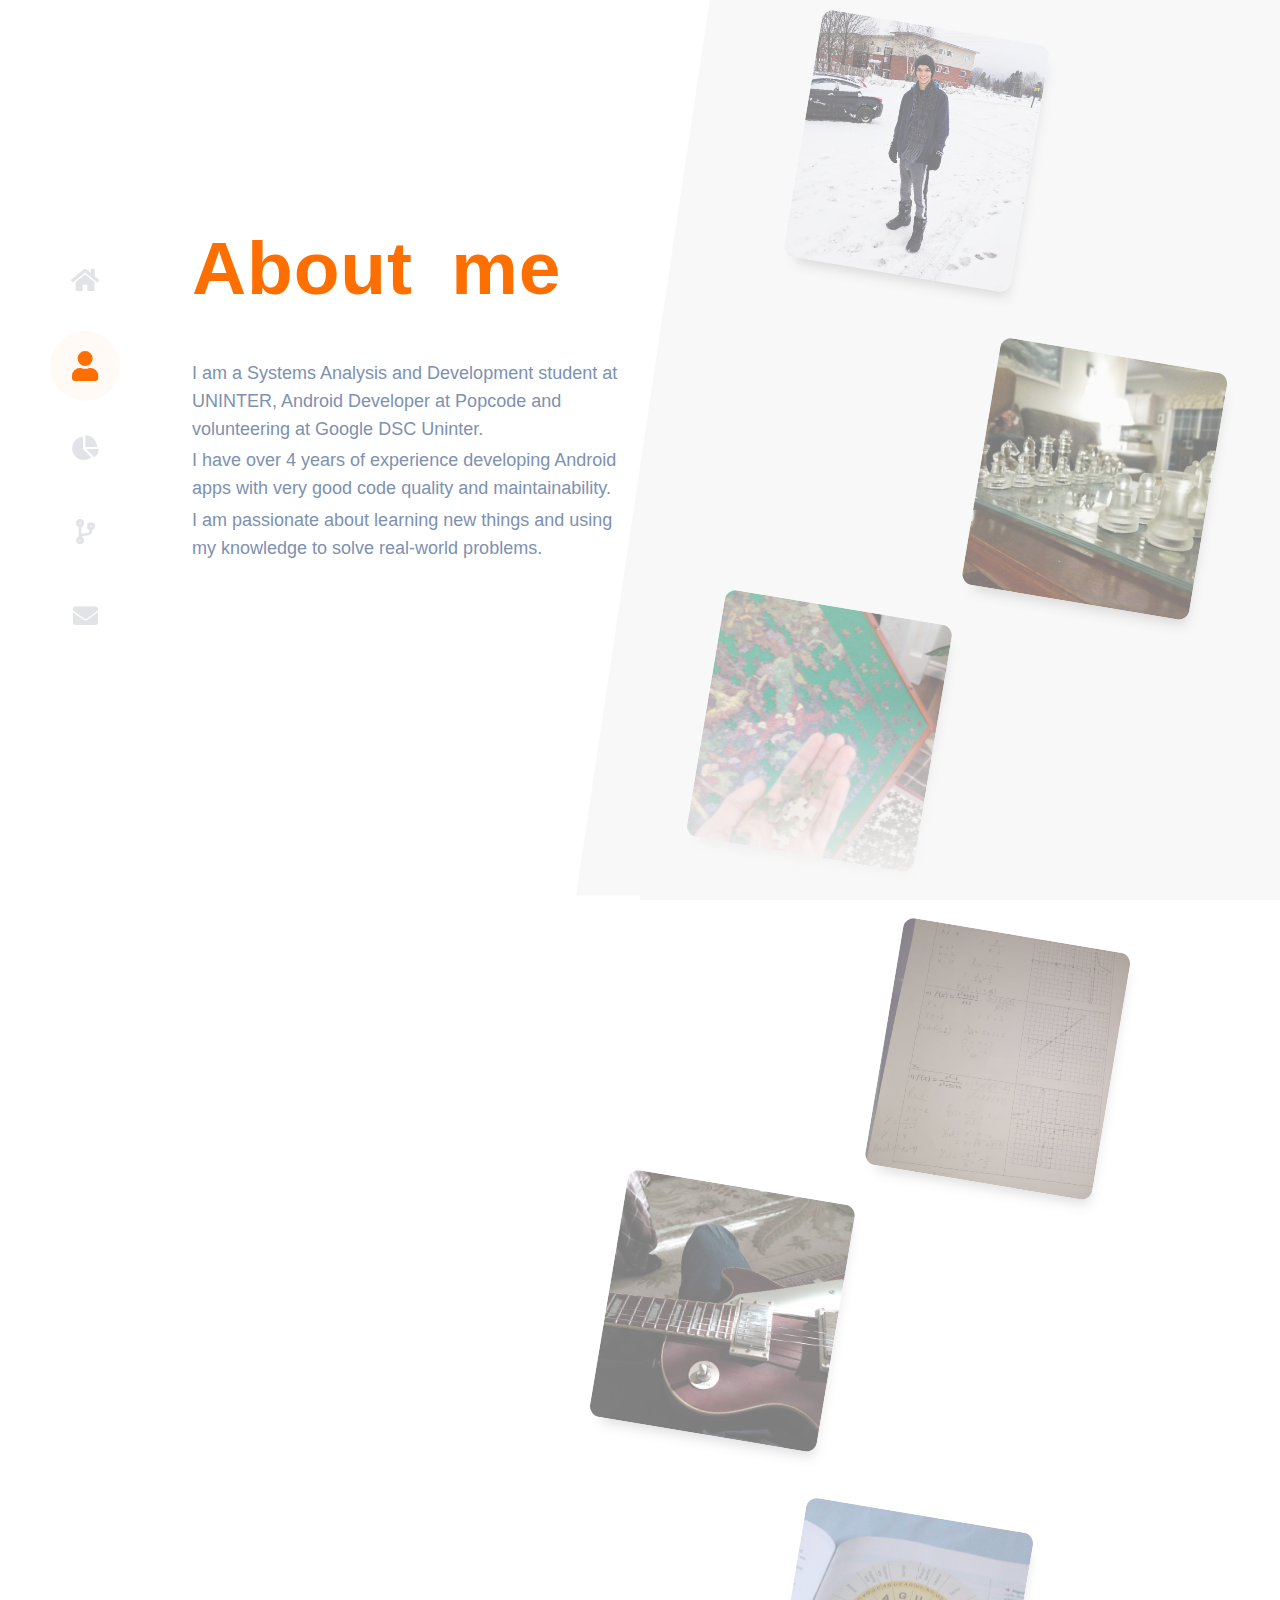
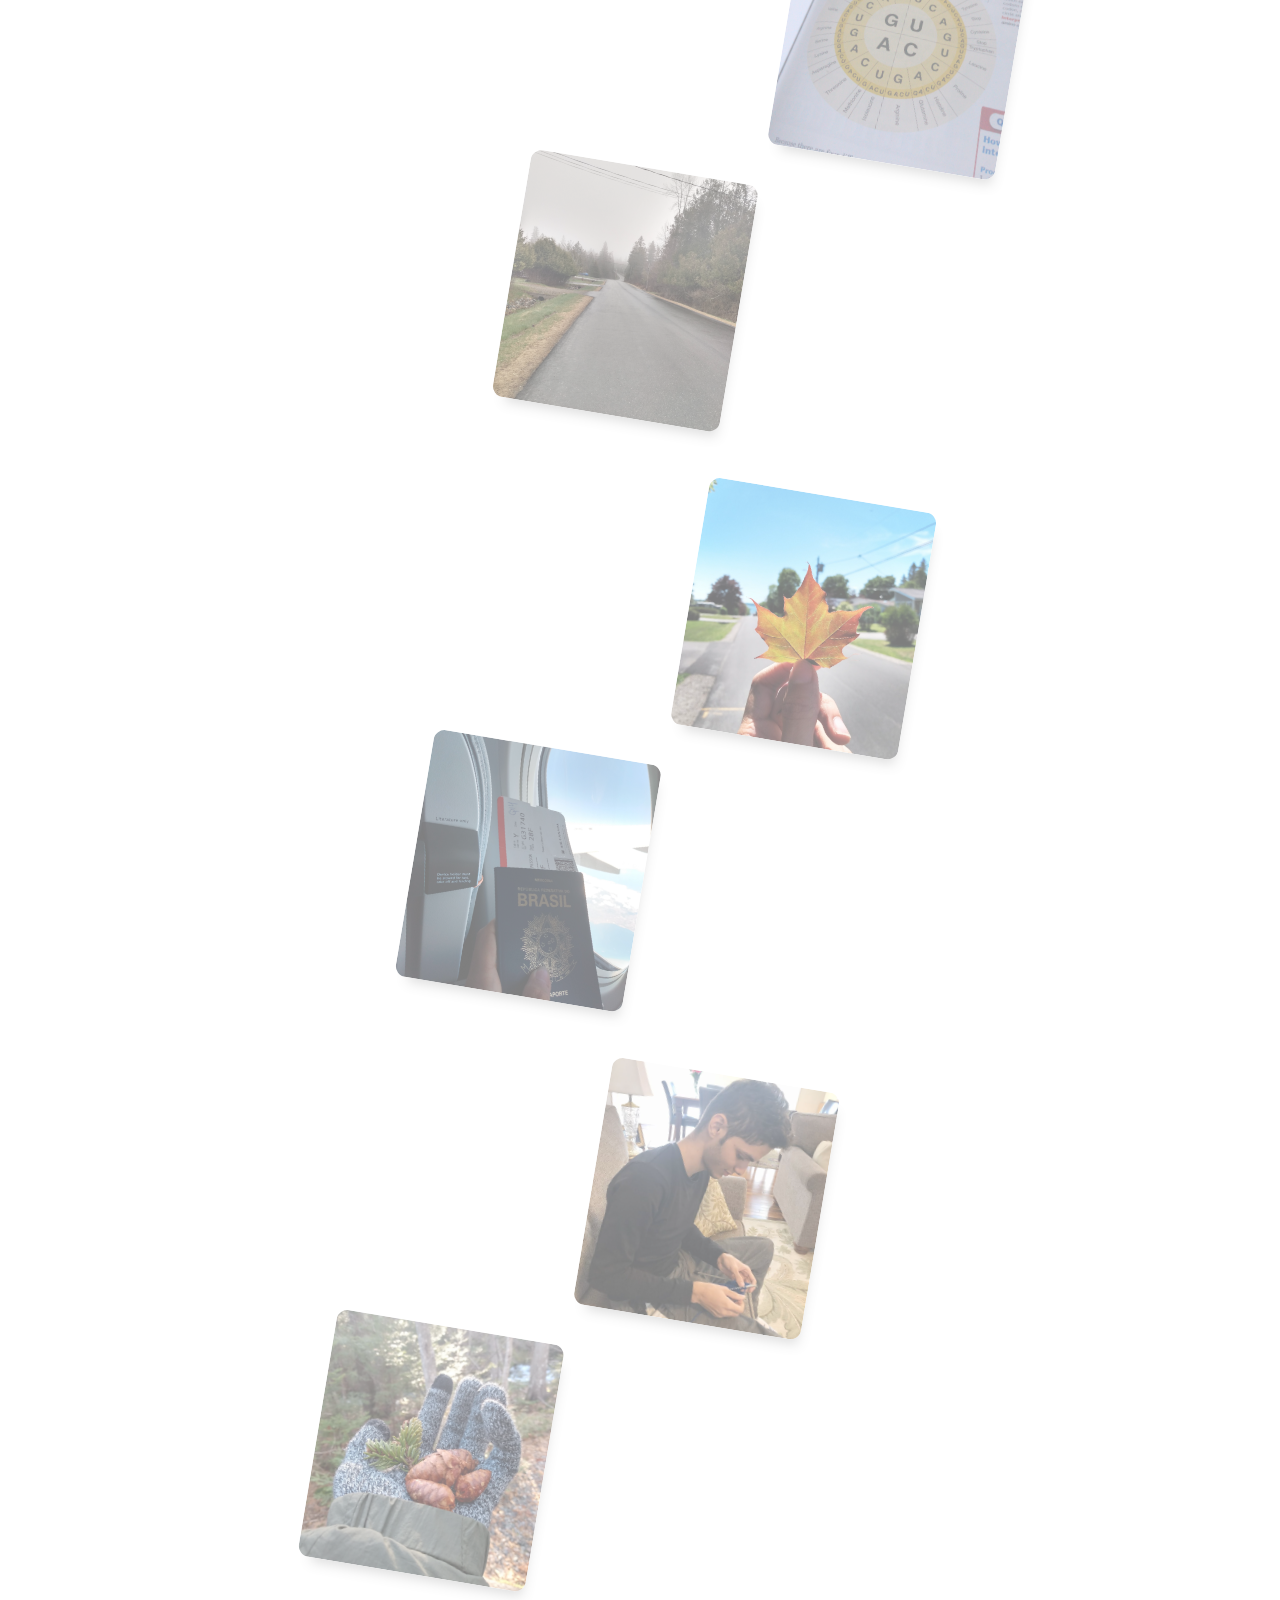
<file: res/pages/about.html>
<!DOCTYPE html>
<html lang="en">
<head>
    <meta charset="UTF-8">
    <meta name="viewport" content="width=device-width, initial-scale=1.0">
    <meta
        name="viewport"
        content="width=device-width, initial-scale=1, shrink-to-fit=no"
    />
    <title>About me</title>
    <link rel="stylesheet" href="https://cdnjs.cloudflare.com/ajax/libs/font-awesome/5.15.1/css/all.min.css" rel="stylesheet">
    <link href="/res/css/index.css" rel="stylesheet">
    <link href="/res/css/about.css" rel="stylesheet">
    
    <script src="https://ajax.googleapis.com/ajax/libs/jquery/3.5.1/jquery.min.js"></script>
    <link
    rel="stylesheet"
    href="https://cdnjs.cloudflare.com/ajax/libs/animate.css/4.1.1/animate.min.css"/>
</head>
<body style="overflow: hidden;"> 
    <div class="nav-bar">
        <a href="/"><i class="fas fa-home"></i></a>
        <a class="selected" href="#"><i class="fas fa-user"></i></a>
        <a href="/res/pages/education.html"><i class="fas fa-chart-pie"></i></a>
        <a href="/res/pages/projects.html"><i class="fas fa-code-branch"></i></a>
        <a href="/res/pages/contact.html"><i class="fas fa-envelope"></i></a>
    </div>
    <div class="content">
        <div class="title">
            <h1 aria-label="
                About
            " class="animate__animated animate__rubberBand">
                <span style="color:#FF6F00;" class="a">A</span>
                <span style="color:#FF6F00;" class="a">b</span>
                <span style="color:#FF6F00;" class="a">o</span>
                <span style="color:#FF6F00;" class="a">u</span>
                <span style="color:#FF6F00;" class="a">t</span>
                &ensp;
                <span style="color:#FF6F00;" class="a">m</span>
                <span style="color:#FF6F00;" class="a">e</span>
            </h1>
            <p class="about-me animate__animated animate__fadeIn">
                I am a Systems Analysis and Development student at UNINTER, Android Developer at Popcode and volunteering at Google DSC Uninter.
            </p>
            <br>
            <p class="about-me animate__animated animate__fadeIn animate__delay-2s"
                style="margin-top: 105px;">
                I have over 4 years of experience developing Android apps with very good code quality and maintainability.
            </p>
            <br>
            <p class="about-me animate__animated animate__fadeIn animate__delay-6s"
                style="margin-top: 165px;">
                I am passionate about learning new things and using my knowledge to solve real-world problems.
            </p>
        </div>
        
        <div class="gradient"></div>
        <div class="tilted">
            <div class="images">
                <img class="one" src="/res/img/1.jpg" alt="">
                <img class="two" src="/res/img/2.jpg" alt="">
                <img class="one" src="/res/img/7.jpeg" alt="">
                <img class="two" src="/res/img/3.jpg" alt="">
                <img class="one" src="/res/img/8.jpeg" alt="">
                <img class="two" src="/res/img/10.jpeg" alt="">
                <img class="one" src="/res/img/4.jpg" alt="">
                <img class="two" src="/res/img/5.jpg" alt="">
                <img class="one" src="/res/img/6.jpg" alt="">
                <img class="two" src="/res/img/9.jpg" alt="">
                <img class="one" src="/res/img/11.png" alt="">
            </div>
        </div>
        <div class="side-div">
        </div>
    </div>

    <script>
        setTimeout(function () {
            $(".a").mouseenter(function () {
                var el = $(this);
                $(this).addClass('animate__animated animate__rubberBand');
                $(this).one('webkitAnimationEnd mozAnimationEnd MSAnimationEnd oanimationend animationend', function () {

                    el.removeClass('animate__animated animate__rubberBand');

                });

            });


        }, 100);
    </script>
</body>
</html>
</file>
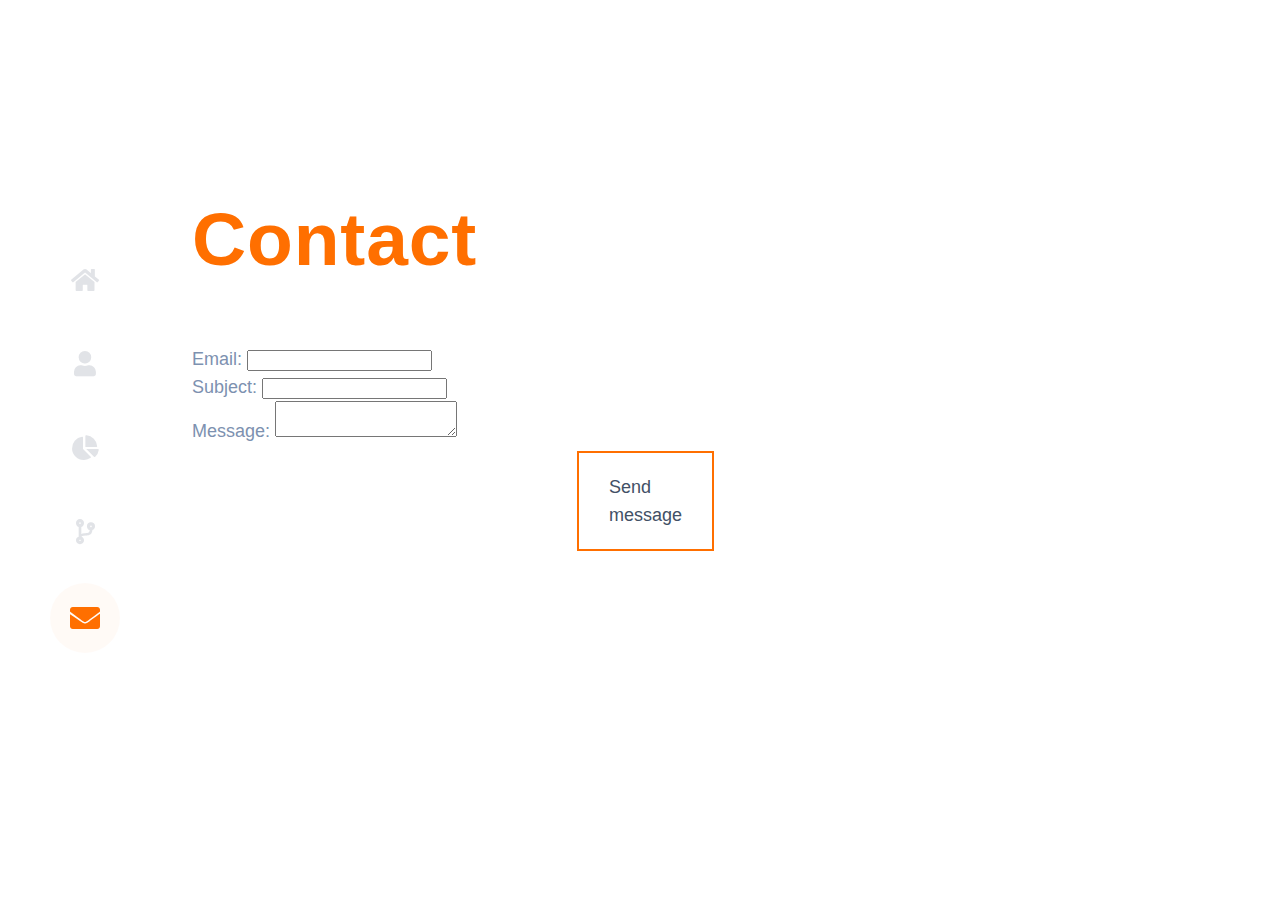
<file: res/pages/contact.html>
<!DOCTYPE html>
<html lang="en">
  <head>
    <meta charset="UTF-8" />
    <meta name="viewport" content="width=device-width, initial-scale=1.0" />
    <meta
      name="viewport"
      content="width=device-width, initial-scale=1, shrink-to-fit=no"
    />
    <title>Contact</title>
    <link
      rel="stylesheet"
      href="https://cdn.jsdelivr.net/npm/bootstrap@4.1.3/dist/css/bootstrap.min.css"
      integrity="sha384-MCw98/SFnGE8fJT3GXwEOngsV7Zt27NXFoaoApmYm81iuXoPkFOJwJ8ERdknLPMO"
      crossorigin="anonymous"
    />
    <link
      rel="stylesheet"
      href="https://cdnjs.cloudflare.com/ajax/libs/font-awesome/5.15.1/css/all.min.css"
      rel="stylesheet"
    />
    <link href="/res/css/contact.css" rel="stylesheet">
    <link href="/res/css/index.css" rel="stylesheet" />
    <link href="/res/css/eduation.css" rel="stylesheet">

    <script src="https://ajax.googleapis.com/ajax/libs/jquery/3.5.1/jquery.min.js"></script>
    <link
      rel="stylesheet"
      href="https://cdnjs.cloudflare.com/ajax/libs/animate.css/4.1.1/animate.min.css"
    />
   
  </head>
  <body>
    <div class="nav-bar">
      <a href="/"><i class="fas fa-home"></i></a>
      <a href="/res/pages/about.html"><i class="fas fa-user"></i></a>
      <a href="/res/pages/education.html"><i class="fas fa-chart-pie"></i></a>
      <a href="/res/pages/projects.html"><i class="fas fa-code-branch"></i></a>
      <a class="selected" href="#"><i class="fas fa-envelope"></i></a>
    </div>
    <div class="content">
      <div class="row">
        <div class="col-xl education-title">
          <h1
            aria-label="Contact"
            class="animate__animated animate__rubberBand">
            <span style="color: #ff6f00" class="a">C</span>
            <span style="color: #ff6f00" class="a">o</span>
            <span style="color: #ff6f00" class="a">n</span>
            <span style="color: #ff6f00" class="a">t</span>
            <span style="color: #ff6f00" class="a">a</span>
            <span style="color: #ff6f00" class="a">c</span>
            <span style="color: #ff6f00" class="a">t</span>
          </h1>
          <form>
            <label for="email">Email:</label>
            <input id="email" class="form-control" type="text"><br>
            
            <label for="subject">Subject:</label>
            <input id="subject" class="form-control" type="text"><br>
            
            <label for="message">Message:</label>
            <textarea type="text" id="message" name="message" rows="2" class="form-control md-textarea"></textarea>
            
            <a href="#">Send message</a>
          </form>
        </div>
      </div>
    </div>

    <script>
      setTimeout(function () {
        $(".a").mouseenter(function () {
          var el = $(this);
          $(this).addClass("animate__animated animate__rubberBand");
          $(this).one(
            "webkitAnimationEnd mozAnimationEnd MSAnimationEnd oanimationend animationend",
            function () {
              el.removeClass("animate__animated animate__rubberBand");
            }
          );
        });
      }, 100);
    </script>
  </body>
</html>
</file>
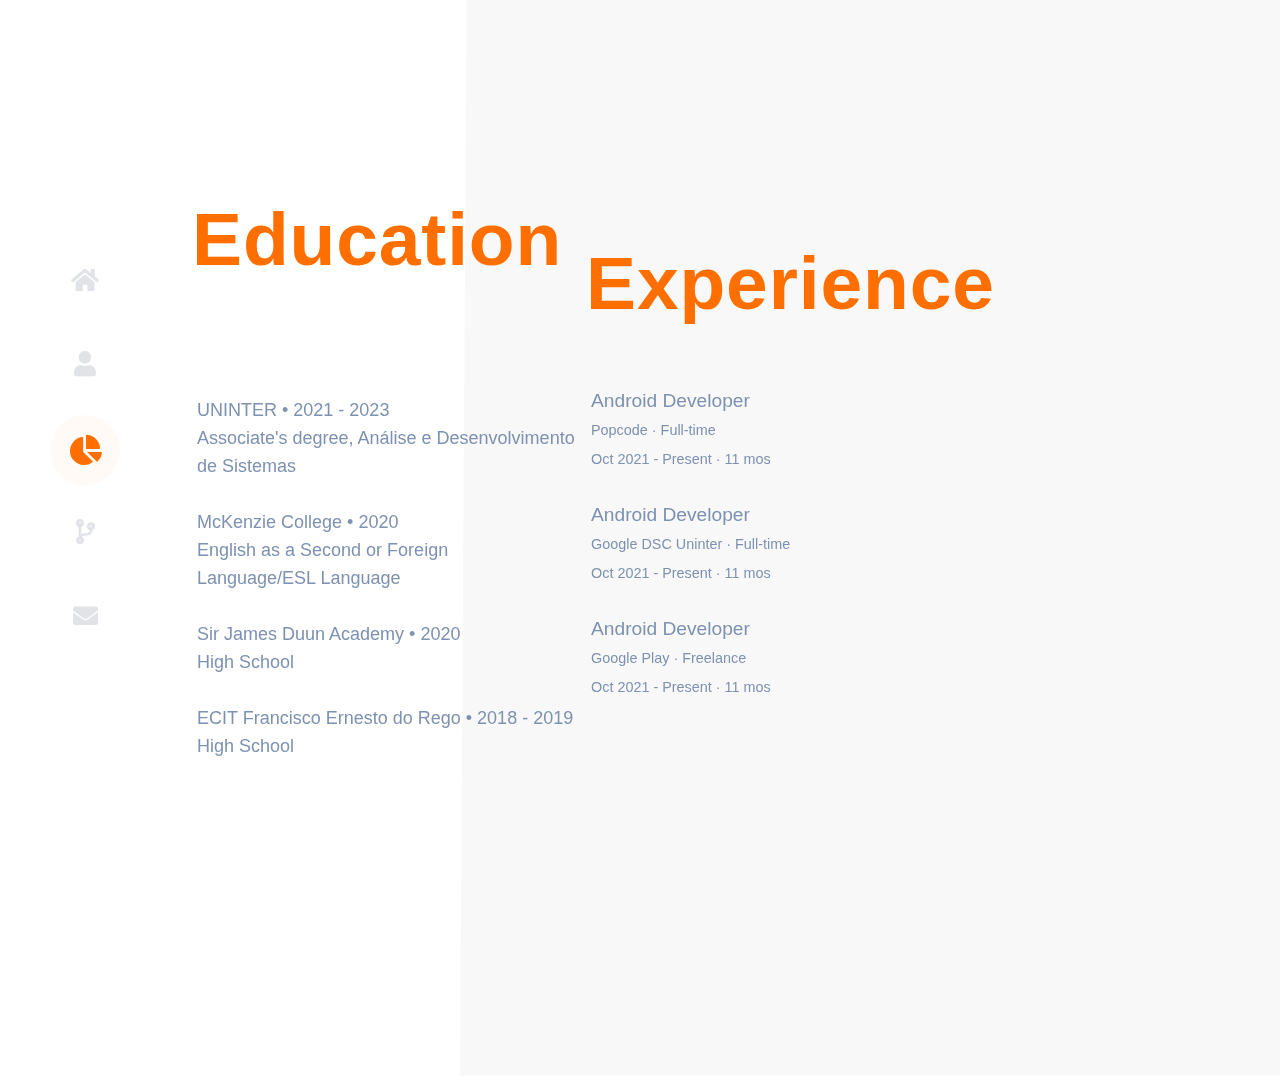
<file: res/pages/education.html>
<!DOCTYPE html>
<html lang="en">
  <head>
    <meta charset="UTF-8" />
    <meta name="viewport" content="width=device-width, initial-scale=1.0" />
    <meta
      name="viewport"
      content="width=device-width, initial-scale=1, shrink-to-fit=no"
    />
    <title>Projects</title>
    <link
      rel="stylesheet"
      href="https://cdn.jsdelivr.net/npm/bootstrap@4.1.3/dist/css/bootstrap.min.css"
      integrity="sha384-MCw98/SFnGE8fJT3GXwEOngsV7Zt27NXFoaoApmYm81iuXoPkFOJwJ8ERdknLPMO"
      crossorigin="anonymous"
    />
    <link
      rel="stylesheet"
      href="https://cdnjs.cloudflare.com/ajax/libs/font-awesome/5.15.1/css/all.min.css"
      rel="stylesheet"
    />
    <link href="/res/css/index.css" rel="stylesheet" />
    <link href="/res/css/eduation.css" rel="stylesheet">

    <script src="https://ajax.googleapis.com/ajax/libs/jquery/3.5.1/jquery.min.js"></script>
    <link
      rel="stylesheet"
      href="https://cdnjs.cloudflare.com/ajax/libs/animate.css/4.1.1/animate.min.css"
    />
   
  </head>
  <body>
    <div class="nav-bar">
      <a href="/"><i class="fas fa-home"></i></a>
      <a href="/res/pages/about.html"><i class="fas fa-user"></i></a>
      <a class="selected" href="#"><i class="fas fa-chart-pie"></i></a>
      <a href="/res/pages/projects.html"><i class="fas fa-code-branch"></i></a>
      <a href="/res/pages/contact.html"><i class="fas fa-envelope"></i></a>
    </div>
    <div class="content">
      <div class="row">
        <div class="col-xl education-title">
          <h1
            aria-label="Education"
            class="animate__animated animate__rubberBand">
            <span style="color: #ff6f00" class="a">E</span>
            <span style="color: #ff6f00" class="a">d</span>
            <span style="color: #ff6f00" class="a">u</span>
            <span style="color: #ff6f00" class="a">c</span>
            <span style="color: #ff6f00" class="a">a</span>
            <span style="color: #ff6f00" class="a">t</span>
            <span style="color: #ff6f00" class="a">i</span>
            <span style="color: #ff6f00" class="a">o</span>
            <span style="color: #ff6f00" class="a">n</span>
          </h1>
          <p>
            <span class="about-me animate__animated animate__fadeIn"><b>UNINTER</b> •  2021 - 2023</span><br>
            <span class="about-me animate__animated animate__fadeIn">Associate's degree, Análise e Desenvolvimento<br>de Sistemas</span><br>
            <br>
            <span class="about-me animate__animated animate__fadeIn"><b>McKenzie College</b> •  2020</span><br>
            <span class="about-me animate__animated animate__fadeIn ">English as a Second or Foreign<br>Language/ESL Language</span><br>
            <br>
            <span class="about-me animate__animated animate__fadeIn"><b>Sir James Duun Academy</b> •  2020</span><br>
            <span class="about-me animate__animated animate__fadeIn">High School</span><br>
            <br>
            <span class="about-me animate__animated animate__fadeIn"><b>ECIT Francisco Ernesto do Rego</b> •  2018 - 2019</span><br>
            <span class="about-me animate__animated animate__fadeIn">High School</span><br>
        </div>
        <div class="col-xl">
          <div class="side-div-experience-background"></div>
          <div class="side-div-experience experience-title">
            <h1
                aria-label="About"
                class="animate__animated animate__rubberBand"
                style="margin-top: 150px; margin-left: 100px;">
                <span style="color: #ff6f00" class="a">E</span>
                <span style="color: #ff6f00" class="a">x</span>
                <span style="color: #ff6f00" class="a">p</span>
                <span style="color: #ff6f00" class="a">e</span>
                <span style="color: #ff6f00" class="a">r</span>
                <span style="color: #ff6f00" class="a">i</span>
                <span style="color: #ff6f00" class="a">e</span>
                <span style="color: #ff6f00" class="a">n</span>
                <span style="color: #ff6f00" class="a">c</span>
                <span style="color: #ff6f00" class="a">e</span>
              </h1>
              <p>
                <span class="about-me animate__animated animate__fadeIn job-title"><b>Android Developer</b></span><br>
                <span class="about-me animate__animated animate__fadeIn job-description">Popcode · Full-time</span><br>
                <span class="about-me animate__animated animate__fadeIn job-description">Oct 2021 - Present · 11 mos</span><br>
                <br>
                <span class="about-me animate__animated animate__fadeIn job-title"><b>Android Developer</b></span><br>
                <span class="about-me animate__animated animate__fadeIn job-description">Google DSC Uninter · Full-time</span><br>
                <span class="about-me animate__animated animate__fadeIn job-description" >Oct 2021 - Present · 11 mos</span><br>
                <br>
                <span class="about-me animate__animated animate__fadeIn job-title"><b>Android Developer</b></span><br>
                <span class="about-me animate__animated animate__fadeIn job-description">Google Play · Freelance</span><br>
                <span class="about-me animate__animated animate__fadeIn job-description">Oct 2021 - Present · 11 mos</span><br>
              </p>
          </div>
        </div>
      </div>
    </div>

    <script>
      setTimeout(function () {
        $(".a").mouseenter(function () {
          var el = $(this);
          $(this).addClass("animate__animated animate__rubberBand");
          $(this).one(
            "webkitAnimationEnd mozAnimationEnd MSAnimationEnd oanimationend animationend",
            function () {
              el.removeClass("animate__animated animate__rubberBand");
            }
          );
        });
      }, 100);
    </script>
  </body>
</html>
</file>
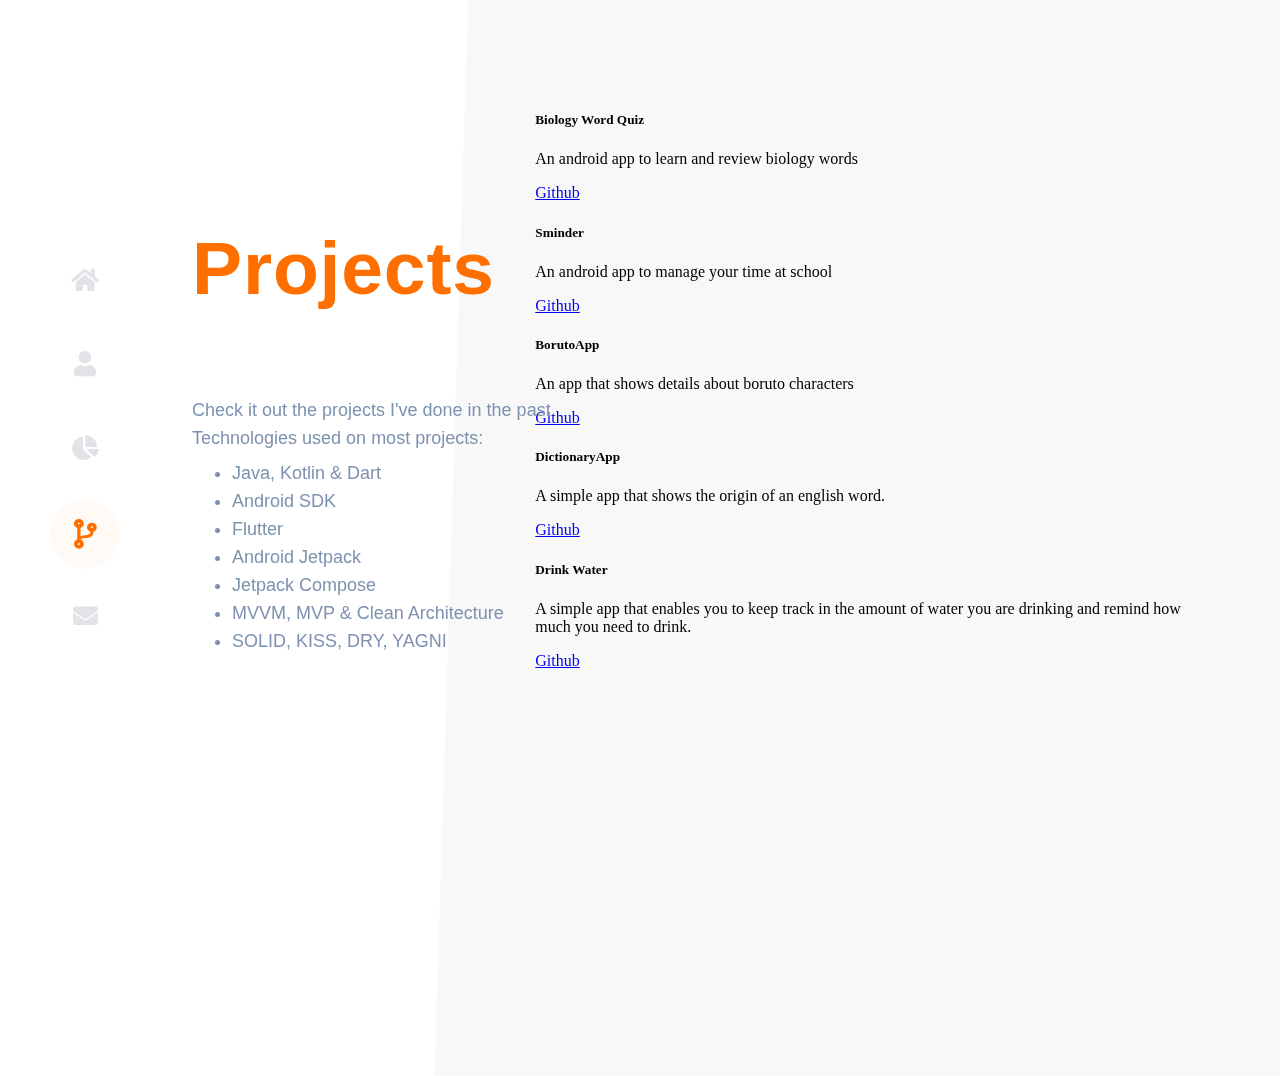
<file: res/pages/projects.html>
<!DOCTYPE html>
<html lang="en">
  <head>
    <meta charset="UTF-8" />
    <meta name="viewport" content="width=device-width, initial-scale=1.0" />
    <meta
      name="viewport"
      content="width=device-width, initial-scale=1, shrink-to-fit=no"
    />
    <title>Projects</title>
    <link
      rel="stylesheet"
      href="https://cdn.jsdelivr.net/npm/bootstrap@4.1.3/dist/css/bootstrap.min.css"
      integrity="sha384-MCw98/SFnGE8fJT3GXwEOngsV7Zt27NXFoaoApmYm81iuXoPkFOJwJ8ERdknLPMO"
      crossorigin="anonymous"
    />
    <link
      rel="stylesheet"
      href="https://cdnjs.cloudflare.com/ajax/libs/font-awesome/5.15.1/css/all.min.css"
      rel="stylesheet"
    />
    <link href="/res/css/index.css" rel="stylesheet" />
    <link href="/res/css/projects.css" rel="stylesheet" />

    <script src="https://ajax.googleapis.com/ajax/libs/jquery/3.5.1/jquery.min.js"></script>
    <link
      rel="stylesheet"
      href="https://cdnjs.cloudflare.com/ajax/libs/animate.css/4.1.1/animate.min.css"
    />
   
  </head>
  <body>
    <div class="nav-bar">
      <a href="/"><i class="fas fa-home"></i></a>
      <a href="/res/pages/about.html"><i class="fas fa-user"></i></a>
      <a href="/res/pages/education.html"><i class="fas fa-chart-pie"></i></a>
      <a class="selected" href="#"><i class="fas fa-code-branch"></i></a>
      <a href="/res/pages/contact.html"><i class="fas fa-envelope"></i></a>
    </div>
    <div class="content">
      <div class="row">
        <div class="col title">
          <h1
            aria-label="About"
            class="animate__animated animate__rubberBand">
            <span style="color: #ff6f00" class="a">P</span>
            <span style="color: #ff6f00" class="a">r</span>
            <span style="color: #ff6f00" class="a">o</span>
            <span style="color: #ff6f00" class="a">j</span>
            <span style="color: #ff6f00" class="a">e</span>
            <span style="color: #ff6f00" class="a">c</span>
            <span style="color: #ff6f00" class="a">t</span>
            <span style="color: #ff6f00" class="a">s</span>
          </h1>
          <p>
            <span class="about-me animate__animated animate__fadeIn">Check it out the projects I've done in the past</span><br>
            <span class="about-me animate__animated animate__fadeIn animate__delay-2s">Technologies used on most projects: </span>
            <ul class="about-me animate__animated animate__fadeIn animate__delay-4s">
              <li>Java, Kotlin & Dart</li>
              <li>Android SDK</li>
              <li>Flutter</li>
              <li>Android Jetpack</li>
              <li>Jetpack Compose</li>
              <li>MVVM, MVP & Clean Architecture</li>
              <li>SOLID, KISS, DRY, YAGNI</li>
            </ul>
          </p>
        </div>
      </div>
      <div class="side-div-projects-background"></div>
      <div class="side-div-projects">
        <div class="container">
          <div class="row h-100 justify-content-center align-items-center">
            <div class="col-sm">
              <div class="card mt-3" style="min-width: 18rem">
                <div class="card-body">
                  <h5 class="card-title">Biology Word Quiz</h5>
                  <p class="card-text">
                    An android app to learn and review biology words
                  </p>
                  <div class="float-right">
                    <a target=”_blank” href="https://github.com/arthurgonzaga/Biology-words-and-quiz" class="btn btn-outline-dark">Github</a>
                  </div>
                </div>
              </div>
            </div>
            <div class="col-sm">
                <div class="card mt-3" style="min-width: 18rem">
                  <div class="card-body">
                    <h5 class="card-title">Sminder</h5>
                    <p class="card-text">
                        An android app to manage your time at school
                    </p>
                    <div class="float-right">
                      <a target=”_blank” href="https://github.com/arthurgonzaga/Sminder" class="btn btn-outline-dark">Github</a>
                    </div>
                  </div>
                </div>
              </div>
            <div class="col-sm">
              <div class="card mt-3" style="min-width: 18rem">
                <div class="card-body">
                  <h5 class="card-title">BorutoApp</h5>
                  <p class="card-text">
                    An app that shows details about boruto characters
                  </p>
                  <div class="float-right">
                    <a target=”_blank” href="https://github.com/arthurgonzaga/BorutoApp" class="btn btn-outline-dark">Github</a>
                  </div>
                </div>
              </div>
            </div>
            <div class="col-sm">
                <div class="card mt-3" style="min-width: 18rem">
                  <div class="card-body">
                    <h5 class="card-title">DictionaryApp</h5>
                    <p class="card-text">
                        A simple app that shows the origin of an english word.
                    </p>
                    <div class="float-right">
                      <a target=”_blank” href="https://github.com/arthurgonzaga/DictionaryApp" class="btn btn-outline-dark">Github</a>
                    </div>
                  </div>
                </div>
              </div>
            <div class="col-sm">
              <div class="card mt-3" style="min-width: 18rem">
                <div class="card-body">
                  <h5 class="card-title">Drink Water</h5>
                  <p class="card-text">
                    A simple app that enables you to keep track in the amount of water you are drinking and remind how much you need to drink.
                  </p>
                  <div class="float-right">
                    <a target=”_blank” href="https://github.com/arthurgonzaga/drink_water" class="btn btn-outline-dark">Github</a>
                  </div>
                </div>
              </div>
            </div>
          </div>
        </div>
      </div>
    </div>

    <script>
      setTimeout(function () {
        $(".a").mouseenter(function () {
          var el = $(this);
          $(this).addClass("animate__animated animate__rubberBand");
          $(this).one(
            "webkitAnimationEnd mozAnimationEnd MSAnimationEnd oanimationend animationend",
            function () {
              el.removeClass("animate__animated animate__rubberBand");
            }
          );
        });
      }, 100);
    </script>
  </body>
</html>
</file>
<file: res/css/index.css>
.nav-bar {
    position: fixed;
    display: inline-flex;
    flex-direction: column;
    height: 100vh;
    left: 50px;
    top: 0;
    flex-wrap: nowrap;
    justify-content: center;
    align-items: center;
}
.nav-bar a {
    text-align: center;
    width: 100%;
    font-size: 25px;
    color: #e1e3e7 !important;
}
.nav-bar a:hover{
    color: #ff9543;
}

.nav-bar i{
    display: inline-block;
    padding: 27px 20px;
    width: 30px;
    height: 30px;
    padding: 30px auto;
    box-sizing: content-box;
}

.nav-bar i:hover{
    background-color: #ff6f0009;
    clip-path: circle();
}

.nav-bar .selected{
    width: 100%;
    font-size: 30px;
    left: -3px;
    color: #FF6F00 !important;
    background-color: #ff6f0009;
    clip-path: circle();
}

.side-div {
    position: absolute;
    z-index: -2;
    width: 45vw;
    height: 99.5%;
    right: 0;
    top: 0;
    background: #F8F8F8;
    clip-path: polygon(19% 0, 100% 0, 100% 100%, 0% 100%);
}

.title {
    position: absolute;
    height: 400px;
    width: 525px;
    left: 15vw;
    top: 25vh;
}

.animate__animated.animate__delay-7s { 
    -webkit-animation-delay: 7s;
    animation-delay: 7s;
    -webkit-animation-delay: calc(var(--animate-delay)*7);
    animation-delay: calc(var(--animate-delay)*7)
}

.title h1 {
    font-family: 'Roboto Condensed', sans-serif;
    font-weight: 700;
    position: absolute;
    color: #425066;
    letter-spacing: -10px;
    font-size: 75px !important;
    cursor: default;
    margin: 0;
}

.title h1:after {
    display: none;
}

.subtitle p {
    width: 300px;
}

.a{
    position: relative;
    display: inline-block;
    -webkit-transition: all 0.3s ease-out;
    transition: all 0.3s ease-out;
}

.a:hover{
    color: #FF6F00;
    transition: 50ms;
}

.title p, ul{
    position: absolute;
    width: 447.07px;
    height: 45px;
    bottom: 65px;
    font-family: Roboto, sans-serif;
    font-style: normal;
    font-weight: 300;
    font-size: 18px;
    line-height: 28px;
    color: #7D91B0;
}

.title a{
    position: absolute;
    bottom: -10px;
    background-color: transparent;
    padding: 20px 30px;
    border: solid 2px #FF6F00;
    color: #425066;
    transition: 200ms;
    font-family: Roboto, sans-serif;
    font-weight: 500;
    text-decoration: none;
}

.title a:hover{
    background-color: #FF6F00;
    color: white;
}

@media screen and (min-width: 1500px) {
    .side-div {
        width: 45vw;
    }
  }
@media screen and (max-width: 1300px) {
    .side-div {
        width: 40vw;
    }
  }

@media screen and (max-width: 1200px) {
    
    .side-div {
        visibility: hidden;
    }

    .nav-bar {
        
        position: initial;
        flex-direction: row;
        height: 100px;
        width: 100%;
        margin-top: 40px;
        left: 0;
    }

    .nav-bar a{
        width: 15%;
    }

    .nav-bar .selected {
        width: 15%;
    }
}


@media screen and (max-width: 1000px){
    .title h1{
        font-size: 65px !important;
        letter-spacing: -8px;
    }

    .title{
        height: 410px;
    }
    
}

@media screen and (max-width: 800px){
    .title h1{
        font-size: 55px !important;
        letter-spacing: -6px;
    }
}

@media screen and (max-width: 550px){
    .title h1{
        font-size: 36px !important;
        letter-spacing: -4px;
    }

    .title{
        height: 300px;
        width: 380px;
    }
}
</file>
<file: res/css/contact.css>
.side-div-experience {
    position: absolute;
    z-index: -2;
    width: 55vw;
    height: 99.5%;
    right: 0;
    top: 0;
    padding: 90px;
}

.side-div-experience-background {
    position: fixed;
    z-index: -2;
    width: 53vw;
    height: 99.5%;
    right: 0;
    top: 0;
    padding: 90px;
    background: #F8F8F8;
    clip-path: polygon(0.8% 0, 100% 0, 100% 100%, 0% 100%);
}

.education-title {
    position: fixed;
    height: auto;
    width: 525px;
    left: 15vw;
    top: 25vh;
}

.row a {
    position: absolute;
    margin-top: 50px;
    margin-left: 120px;
    background-color: transparent;
    padding: 20px 30px;
    border: solid 2px #FF6F00;
    color: #425066;
    transition: 200ms;
    font-family: Roboto, sans-serif;
    font-weight: 500;
    text-decoration: none;
}

.row a:hover{
    background-color: #FF6F00;
    color: white;
}

form {
    margin-top: 120px;
}


.education-title,  p, ul{
    position: absolute;
    width: 447.07px;
    height: 45px;
    bottom: 65px;
    font-family: Roboto, sans-serif;
    font-style: normal;
    font-weight: 300;
    font-size: 18px;
    line-height: 28px;
    color: #7D91B0;
}

.animate__animated.animate__delay-7s { 
    -webkit-animation-delay: 7s;
    animation-delay: 7s;
    -webkit-animation-delay: calc(var(--animate-delay)*7);
    animation-delay: calc(var(--animate-delay)*7)
}

.education-title h1 {
    font-family: 'Roboto Condensed', sans-serif;
    font-weight: 700;
    position: absolute;
    color: #425066;
    letter-spacing: -10px;
    font-size: 75px !important;
    cursor: default;
    margin: 0;
}

.experience-title h1 {
    font-family: 'Roboto Condensed', sans-serif;
    font-weight: 700;
    color: #425066;
    letter-spacing: -10px;
    font-size: 75px !important;
    cursor: default;
    margin: 0;
}

.education-title p, .side-div-experience.experience-title p {
    top: 17vh;
    width: 400px;
    margin-left: 5px;
}
.side-div-experience.experience-title p {
    top: 41vh;
    width: 400px;
    margin-left: 105px;
}

.side-div-experience .container {
    width: 93%;
    margin-left: 7%;
}

.job-title {
    font-size: 1.2rem
}

.job-description {
    font-size: 0.9rem
}

.about-me {
    top: 116px;
    bottom: auto;
}

@media screen and (max-width: 500px){
    .about-me{
        top: 70px;
    }
    .education-title p {
        top: 8vh;
    }
}

@media screen and (max-width: 700px){
    .education-title p {
        top: 12vh;
    }
}

@media screen and (max-width: 1500px) {

    .side-div-experience {
        width: 55vw;
    }

    .side-div-experience-background {
        width: 50vw;
    }

}

@media screen and (max-width: 1200px) {

    .education-title p {
        top: 13vh;
    }

    .side-div-experience {
        flex-direction: row;
        height: 1000px;
        width: 100%;
        top: 350px;
        clip-path: none;
    }
    
    .side-div-experience-background {
        background: #fff;
    }

    .education-title {
        position: absolute;
    }

    .experience-title {
        position: absolute;
        top: 550px;
        padding: 50px;
    }
}
</file>
<file: res/css/eduation.css>
.side-div-experience {
    position: absolute;
    z-index: -2;
    width: 55vw;
    height: 99.5%;
    right: 0;
    top: 0;
    padding: 90px;
}

.side-div-experience-background {
    position: fixed;
    z-index: -2;
    width: 53vw;
    height: 99.5%;
    right: 0;
    top: 0;
    padding: 90px;
    background: #F8F8F8;
    clip-path: polygon(0.8% 0, 100% 0, 100% 100%, 0% 100%);
}

.education-title {
    position: fixed;
    height: auto;
    width: 525px;
    left: 15vw;
    top: 25vh;
}

.education-title,  p, ul{
    position: absolute;
    width: 447.07px;
    height: 45px;
    bottom: 65px;
    font-family: Roboto, sans-serif;
    font-style: normal;
    font-weight: 300;
    font-size: 18px;
    line-height: 28px;
    color: #7D91B0;
}

.animate__animated.animate__delay-7s { 
    -webkit-animation-delay: 7s;
    animation-delay: 7s;
    -webkit-animation-delay: calc(var(--animate-delay)*7);
    animation-delay: calc(var(--animate-delay)*7)
}

.education-title h1 {
    font-family: 'Roboto Condensed', sans-serif;
    font-weight: 700;
    position: absolute;
    color: #425066;
    letter-spacing: -10px;
    font-size: 75px !important;
    cursor: default;
    margin: 0;
}

.experience-title h1 {
    font-family: 'Roboto Condensed', sans-serif;
    font-weight: 700;
    color: #425066;
    letter-spacing: -10px;
    font-size: 75px !important;
    cursor: default;
    margin: 0;
}

.education-title p, .side-div-experience.experience-title p {
    top: 17vh;
    width: 400px;
    margin-left: 5px;
}
.side-div-experience.experience-title p {
    top: 41vh;
    width: 400px;
    margin-left: 105px;
}

.side-div-experience .container {
    width: 93%;
    margin-left: 7%;
}

.job-title {
    font-size: 1.2rem
}

.job-description {
    font-size: 0.9rem
}

.about-me {
    top: 116px;
    bottom: auto;
}

@media screen and (max-width: 500px){
    .about-me{
        top: 70px;
    }
    .education-title p {
        top: 8vh;
    }
}

@media screen and (max-width: 700px){
    .education-title p {
        top: 12vh;
    }
}

@media screen and (max-width: 1500px) {

    .side-div-experience {
        width: 55vw;
    }

    .side-div-experience-background {
        width: 50vw;
    }

}

@media screen and (max-width: 1200px) {

    .education-title p {
        top: 13vh;
    }

    .side-div-experience {
        flex-direction: row;
        height: 1000px;
        width: 100%;
        top: 350px;
        clip-path: none;
    }
    
    .side-div-experience-background {
        background: #fff;
    }

    .education-title {
        position: absolute;
    }

    .experience-title {
        position: absolute;
        top: 550px;
        padding: 50px;
    }
}
</file>
<file: res/css/projects.css>
.side-div-projects {
    position: absolute;
    z-index: -2;
    width: 52vw;
    height: 99.5%;
    right: 0;
    top: 0;
    padding: 90px;
}

.side-div-projects-background {
    position: fixed;
    z-index: -2;
    width: 52vw;
    height: 99.5%;
    right: 0;
    top: 0;
    padding: 90px;
    background: #F8F8F8;
    clip-path: polygon(4% 0, 100% 0, 100% 100%, 0% 100%);
}

.title {
    position: fixed;
    height: auto;
    width: 525px;
    left: 15vw;
    top: 25vh;
}

.title p {
    top: 17vh;
}
.title ul {
    top: 24vh;
}

.side-div-projects .container {
    width: 93%;
    margin-left: 7%;
}

.about-me {
    top: 116px;
    bottom: auto;
}

@media screen and (max-width: 500px){
    .about-me{
        top: 70px;
    }
    .title p {
        top: 8vh;
    }
}

@media screen and (max-width: 700px){
    .title p {
        top: 12vh;
    }
}

@media screen and (max-width: 1500px) {

    .side-div-projects {
        width: 55vw;
    }

}

@media screen and (max-width: 1200px) {

    .title p {
        top: 13vh;
    }

    .side-div-projects {
        flex-direction: row;
        height: 1000px;
        width: 100%;
        top: 350px;
        clip-path: none;
    }
    .side-div-projects-background {
        background: #fff;
    }

    .title {
        position: absolute;
    }

    .animate__delay-2s {
        visibility: hidden;
    }
    .animate__delay-4s {
        visibility: hidden;
    }
}
</file>
<file: res/css/about.css>
.tilted{
    transform: rotate(9.5deg);
    z-index: 1;
    position: absolute;
    right: 440px;
    width: 500px;
}

.about-me{
    top: 116px;
    bottom: auto;
}

.animate__animated.animate__delay-6s { 
    -webkit-animation-delay: 6s;
    animation-delay: 6s;
    -webkit-animation-delay: calc(var(--animate-delay)*6);
    animation-delay: calc(var(--animate-delay)*6)
}

.images{
    animation: animation 60s infinite linear;
}

@keyframes animation{
    0%{
        transform: translate(0, 90vh);
    }
    100%{
        transform: translate(20px, -105%);
    }

}

.gradient{
    z-index: 2;
    height: 200px;
    width: 42%;
    position: absolute;
    bottom: 0;
    right: 0;
    background: linear-gradient(to top, #F8F8F8, transparent);
    pointer-events: none;
}

.tilted img{   
    object-fit: cover;
    z-index: -1;
    width: 230px;
    height: 250px;
    box-shadow: 6px 12px 12px -8px rgba(0, 0, 0, 0.25);
    border-radius: 11px;
    margin-bottom: 40px;
    opacity: 0.5;
    transition: 300ms;
}


.tilted img:hover{
    opacity: 1;
    z-index: 2;
}

.tilted .one{
    margin-left: 120px;
}

.tilted .two{
    margin-left: 350px;
}

@media screen and (max-width: 1700px){
    .side-div {
        width: 55vw;
    }
    .gradient{
        width: 50%;
    }

    .tilted{
        right: 375px;
    }
}

@media screen and (max-width: 1320px){
    .side-div {
        width: 55vw;
    }
    .gradient{
        width: 50%;
    }

    .tilted{
        right: 345px;
    }
}

@media screen and (max-width: 1200px) {
    .images {
        visibility: hidden;
        pointer-events: none;
    }
    .tilted {
        visibility: hidden;
        pointer-events: none;
    }
    .gradient{
        visibility: hidden;
        pointer-events: none;
    }
  }

@media screen and (max-width: 500px){
    .about-me{
        top: 70px;
    }
}
</file>
